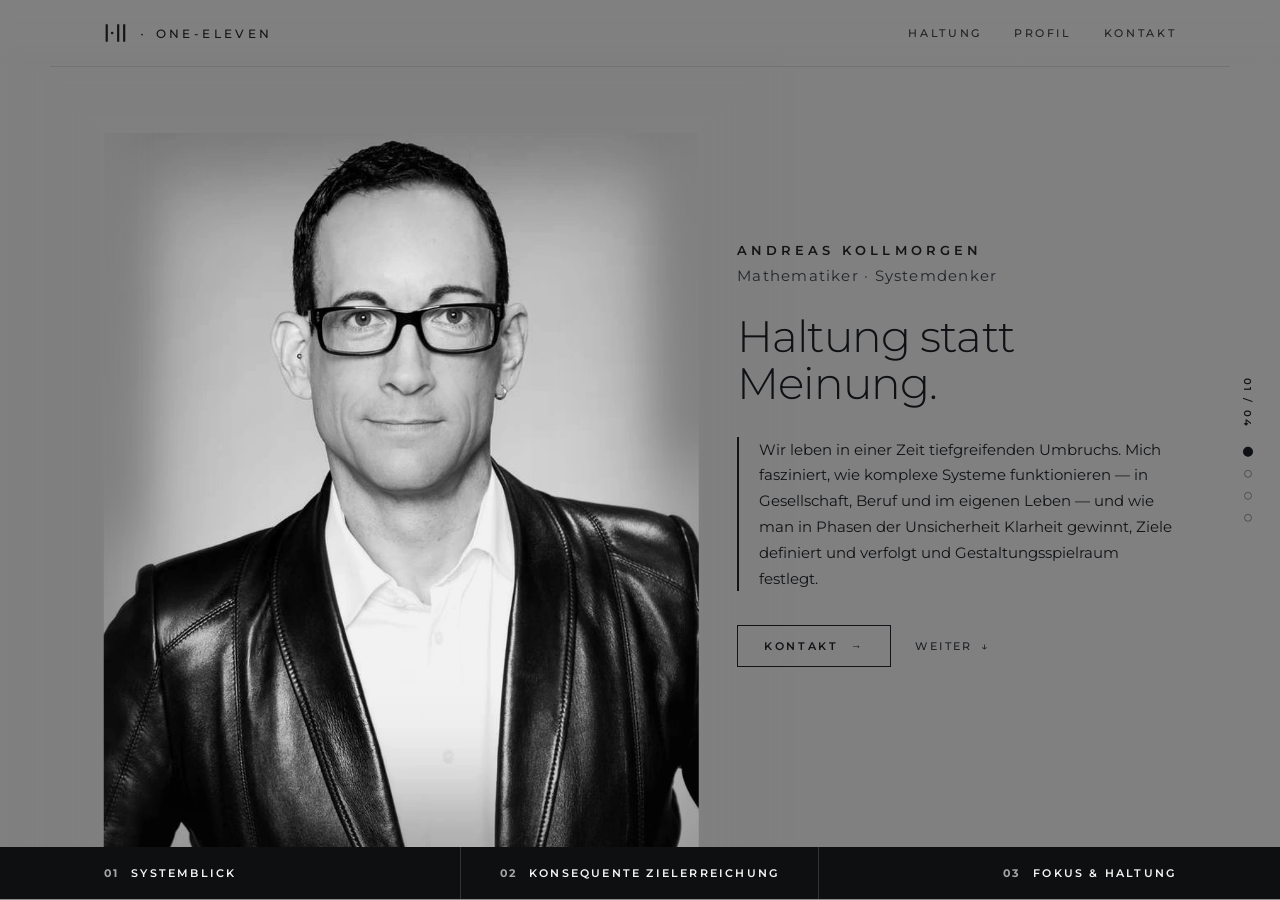
<file: index.html>
<!DOCTYPE html>
<html lang="de">
<head>
  <meta charset="utf-8">
  <meta name="viewport" content="width=device-width, initial-scale=1">
  <title>Andreas Kollmorgen · Mathematiker &amp; Systemdenker · ONE-ELEVEN</title>
  <meta name="description" content="Haltung statt Meinung. Andreas Kollmorgen — Mathematiker &amp; Systemdenker. Klarheit, Erfahrung und Verantwortung in Zeiten tiefgreifenden Umbruchs.">
  <meta property="og:title" content="Andreas Kollmorgen · Haltung statt Meinung">
  <meta property="og:description" content="Mathematiker · Systemdenker. In Phasen der Unsicherheit Klarheit gewinnen, Ziele definieren und Gestaltungsspielraum festlegen.">
  <meta property="og:type" content="website">
  <meta property="og:url" content="https://1-11.eu/">
  <meta property="og:image" content="https://1-11.eu/assets/andreas-kollmorgen-og.jpg">
  <meta name="theme-color" content="#0D0F11">
  <link rel="icon" href="./assets/favicon.svg" type="image/svg+xml">
  <link rel="stylesheet" href="./styles.css">
</head>
<body class="theme-hero-light">
  <header class="site-header">
    <div class="site-header__inner">
      <a href="#slide-1" class="brand-lockup" aria-label="ONE-ELEVEN Startseite">
        <svg class="brand-lockup__signet" viewBox="0 0 44 40" fill="none" aria-hidden="true">
          <rect x="3" y="4" width="4" height="32" fill="currentColor"/>
          <circle cx="15" cy="20" r="2.4" fill="currentColor"/>
          <rect x="24" y="4" width="4" height="32" fill="currentColor"/>
          <rect x="35" y="4" width="4" height="32" fill="currentColor"/>
        </svg>
        <span class="brand-lockup__sep" aria-hidden="true">·</span>
        <span class="brand-lockup__name">ONE-ELEVEN</span>
      </a>

      <nav class="site-nav" aria-label="Seitennavigation">
        <a href="#slide-2" data-nav="slide-2">Haltung</a>
        <a href="#slide-3" data-nav="slide-3">Profil</a>
        <a href="#slide-4" data-nav="slide-4">Kontakt</a>
      </nav>
    </div>
  </header>

  <aside class="slide-rail" aria-label="Seiten-Navigation">
    <span class="slide-rail__counter" id="slide-counter">01 / 04</span>
    <button type="button" class="slide-rail__dot is-active" data-target="slide-1" aria-label="Seite 1: Einstieg"></button>
    <button type="button" class="slide-rail__dot" data-target="slide-2" aria-label="Seite 2: Haltung statt Meinung"></button>
    <button type="button" class="slide-rail__dot" data-target="slide-3" aria-label="Seite 3: Was mich ausmacht"></button>
    <button type="button" class="slide-rail__dot" data-target="slide-4" aria-label="Seite 4: Kontakt"></button>
  </aside>

  <main class="deck" id="deck">
    <!-- SEITE 1 · HERO -->
    <section id="slide-1" class="slide slide--hero" data-index="01" aria-labelledby="hero-heading">
      <div class="hero__stage">
        <div class="hero__grid">
          <figure class="hero__media">
            <picture>
              <source srcset="./assets/andreas-kollmorgen-portrait.webp" type="image/webp">
              <img
                src="./assets/andreas-kollmorgen-portrait.png"
                alt="Porträt von Andreas Kollmorgen, Mathematiker und Systemdenker"
                width="1680"
                height="1268"
                decoding="sync"
                fetchpriority="high"
              >
            </picture>
          </figure>

          <div class="hero__content">
            <h1 id="hero-heading" class="hero__name">Andreas Kollmorgen</h1>
            <p class="hero__role">Mathematiker · Systemdenker</p>

            <p class="hero__claim">Haltung statt<br>Meinung.</p>

            <p class="hero__lead">
              Wir leben in einer Zeit tiefgreifenden Umbruchs. Mich fasziniert, wie komplexe Systeme funktionieren — in Gesellschaft, Beruf und im eigenen Leben — und wie man in Phasen der Unsicherheit Klarheit gewinnt, Ziele definiert und verfolgt und Gestaltungsspielraum festlegt.
            </p>

            <div class="hero__actions">
              <a class="btn-primary" href="#slide-4">
                <span>Kontakt</span>
                <span aria-hidden="true">→</span>
              </a>
              <a class="btn-ghost" href="#slide-2">
                <span>Weiter</span>
                <span aria-hidden="true">↓</span>
              </a>
            </div>
          </div>
        </div>
      </div>

      <div class="hero-bar" aria-label="Kernpfeiler">
        <div class="hero-bar__inner">
          <a href="#slide-3" class="hero-bar__item"><span class="hero-bar__num">01</span><span>Systemblick</span></a>
          <a href="#slide-3" class="hero-bar__item"><span class="hero-bar__num">02</span><span>Konsequente Zielerreichung</span></a>
          <a href="#slide-3" class="hero-bar__item"><span class="hero-bar__num">03</span><span>Fokus &amp; Haltung</span></a>
        </div>
      </div>
    </section>

    <!-- SEITE 2 · HALTUNG STATT MEINUNG -->
    <section id="slide-2" class="slide slide--haltung" data-index="02" aria-labelledby="haltung-heading">
      <div class="container">
        <p class="slide-kicker">02 / 04 · Haltung statt Meinung</p>
        <h2 id="haltung-heading" class="haltung__heading">
          Haltung statt Meinung — was heißt das für mich?
        </h2>

        <div class="haltung__columns">
          <p class="haltung__lead">
            Jeder hat heute zu allem eine Meinung, aber selten einen Plan. Eine Meinung wechselt oft mit der nächsten Schlagzeile. Für mich bedeutet Haltung das innere Fundament, nach dem man tatsächlich entscheidet und handelt — auch wenn es unübersichtlich wird. Haltung entsteht für mich aus Klarheit, Erfahrung und Verantwortung.
          </p>
          <p class="haltung__secondary">
            Veränderung ist für mich kein Grund zur Schwarzmalerei, sondern eine Chance. Wer sich bewusst positioniert, statt abzuwarten, gewinnt Freiheit und Richtung — im Denken wie im Handeln.
          </p>
        </div>
      </div>
    </section>

    <!-- SEITE 3 · WAS MICH AUSMACHT -->
    <section id="slide-3" class="slide slide--profil" data-index="03" aria-labelledby="profil-heading">
      <div class="container">
        <p class="slide-kicker">03 / 04 · Profil</p>
        <h2 id="profil-heading" class="profil__title">Was mich ausmacht</h2>

        <div class="pillars__grid">
          <article class="pillar">
            <p class="pillar__num">01</p>
            <h3 class="pillar__title">Systemblick als Diplom-Mathematiker</h3>
            <p class="pillar__body">
              Als Diplom-Mathematiker betrachte ich Welt, Gesellschaft und persönliche Entwicklung als komplexes System. Das schärft meinen Blick für Zusammenhänge, Muster und echte Hebel — mehr dazu im <a class="inline-link" href="https://www.youtube.com/watch?v=B0DxD6Vv-Pk" target="_blank" rel="noopener noreferrer">Podcast-Interview „Mindseed“ auf YouTube</a>.
            </p>
          </article>

          <article class="pillar">
            <p class="pillar__num">02</p>
            <h3 class="pillar__title">Konsequente Zielerreichung</h3>
            <p class="pillar__body">
              Ich spreche nicht nur über Ziele, sondern setze sie konsequent um: Bei Gesundheit ist mein Ziel nicht bloß alt zu werden, sondern möglichst lange gesund zu bleiben — mein medizinisches Alter liegt nachweisbar 20 Jahre unter meinem kalendarischen Alter. Und finanziell habe ich mir komplett aus eigenen Mitteln als Angestellter finanzielle Unabhängigkeit aufgebaut.
            </p>
          </article>

          <article class="pillar">
            <p class="pillar__num">03</p>
            <h3 class="pillar__title">Fokus &amp; Haltung in volatilen Zeiten</h3>
            <p class="pillar__body">
              Wo andere Unsicherheit sehen, sehe ich Chancen und Gestaltungsspielraum. Genau diese Haltung lebe ich im beruflichen Alltag wie im Privaten — und habe so jede persönliche Krise am Ende als Chance zum Wachstum verstanden und genutzt.
            </p>
          </article>
        </div>
      </div>
    </section>

    <!-- SEITE 4 · KONTAKT + FOOTER -->
    <section id="slide-4" class="slide slide--kontakt" data-index="04" aria-labelledby="kontakt-heading">
      <div class="kontakt__main">
        <div class="container">
          <div class="kontakt__layout">
            <div>
              <p class="slide-kicker">04 / 04 · Kontakt</p>
              <h2 id="kontakt-heading" class="kontakt__title">Kontakt</h2>
            </div>

            <div>
              <ul class="contact-list">
                <li class="contact-list__item">
                  <span class="contact-list__label">E-Mail</span>
                  <a class="contact-list__value" href="mailto:contact@1-11.eu">contact@1-11.eu</a>
                </li>
                <li class="contact-list__item">
                  <span class="contact-list__label">LinkedIn</span>
                  <a class="contact-list__value" href="https://www.linkedin.com/in/andreas-kollmorgen-18929714/" target="_blank" rel="noopener noreferrer">Andreas Kollmorgen ↗</a>
                </li>
              </ul>
            </div>
          </div>
        </div>
      </div>

      <footer class="site-footer">
        <div class="site-footer__inner">
          <p class="site-footer__copy">ONE-ELEVEN · Andreas Kollmorgen</p>
          <div class="site-footer__links">
            <a href="./impressum.html">Impressum</a>
            <a href="./datenschutz.html">Datenschutz</a>
          </div>
        </div>
      </footer>
    </section>
  </main>

  <script>
    (function () {
      var deck = document.getElementById('deck');
      var slides = Array.prototype.slice.call(document.querySelectorAll('.slide'));
      var dots = Array.prototype.slice.call(document.querySelectorAll('.slide-rail__dot'));
      var navLinks = Array.prototype.slice.call(document.querySelectorAll('.site-nav a'));
      var counter = document.getElementById('slide-counter');
      var currentIdx = 0;

      function setActive(idx) {
        currentIdx = idx;
        var slide = slides[idx];
        if (!slide) return;
        if (counter) counter.textContent = slide.getAttribute('data-index') + ' / 04';
        dots.forEach(function (d, i) { d.classList.toggle('is-active', i === idx); });
        navLinks.forEach(function (a) {
          a.setAttribute('aria-current', a.getAttribute('data-nav') === slide.id ? 'true' : 'false');
        });
        var isHero = slide.id === 'slide-1';
        document.body.classList.toggle('theme-hero-light', isHero);
        var metaTheme = document.querySelector('meta[name="theme-color"]');
        if (metaTheme) metaTheme.setAttribute('content', isHero ? '#808080' : '#0D0F11');
      }

      dots.forEach(function (dot, i) {
        dot.addEventListener('click', function () {
          slides[i].scrollIntoView({ behavior: 'smooth' });
        });
      });

      if (window.location.hash) {
        var target = document.querySelector(window.location.hash);
        var idx = slides.indexOf(target);
        if (idx !== -1) {
          deck.style.scrollBehavior = 'auto';
          deck.scrollTop = target.offsetTop;
          setActive(idx);
          requestAnimationFrame(function () { deck.style.scrollBehavior = ''; });
        }
      }

      if ('IntersectionObserver' in window) {
        var mediaQ = window.matchMedia('(max-width: 960px), (max-height: 670px)');
        var obs;
        function startObserver() {
          if (obs) obs.disconnect();
          obs = new IntersectionObserver(function (entries) {
            entries.forEach(function (entry) {
              if (entry.isIntersecting) {
                var idx = slides.indexOf(entry.target);
                if (idx !== -1) setActive(idx);
              }
            });
          }, { root: mediaQ.matches ? null : deck, threshold: 0.5 });
          slides.forEach(function (s) { obs.observe(s); });
        }
        startObserver();
        if (mediaQ.addEventListener) mediaQ.addEventListener('change', startObserver);
        else if (mediaQ.addListener) mediaQ.addListener(startObserver);
      }

      window.addEventListener('keydown', function (e) {
        if (e.key === 'ArrowDown' || e.key === 'PageDown') {
          if (currentIdx < slides.length - 1) {
            e.preventDefault();
            slides[currentIdx + 1].scrollIntoView({ behavior: 'smooth' });
          }
        } else if (e.key === 'ArrowUp' || e.key === 'PageUp') {
          if (currentIdx > 0) {
            e.preventDefault();
            slides[currentIdx - 1].scrollIntoView({ behavior: 'smooth' });
          }
        }
      });
    })();
  </script>
</body>
</html>
</file>
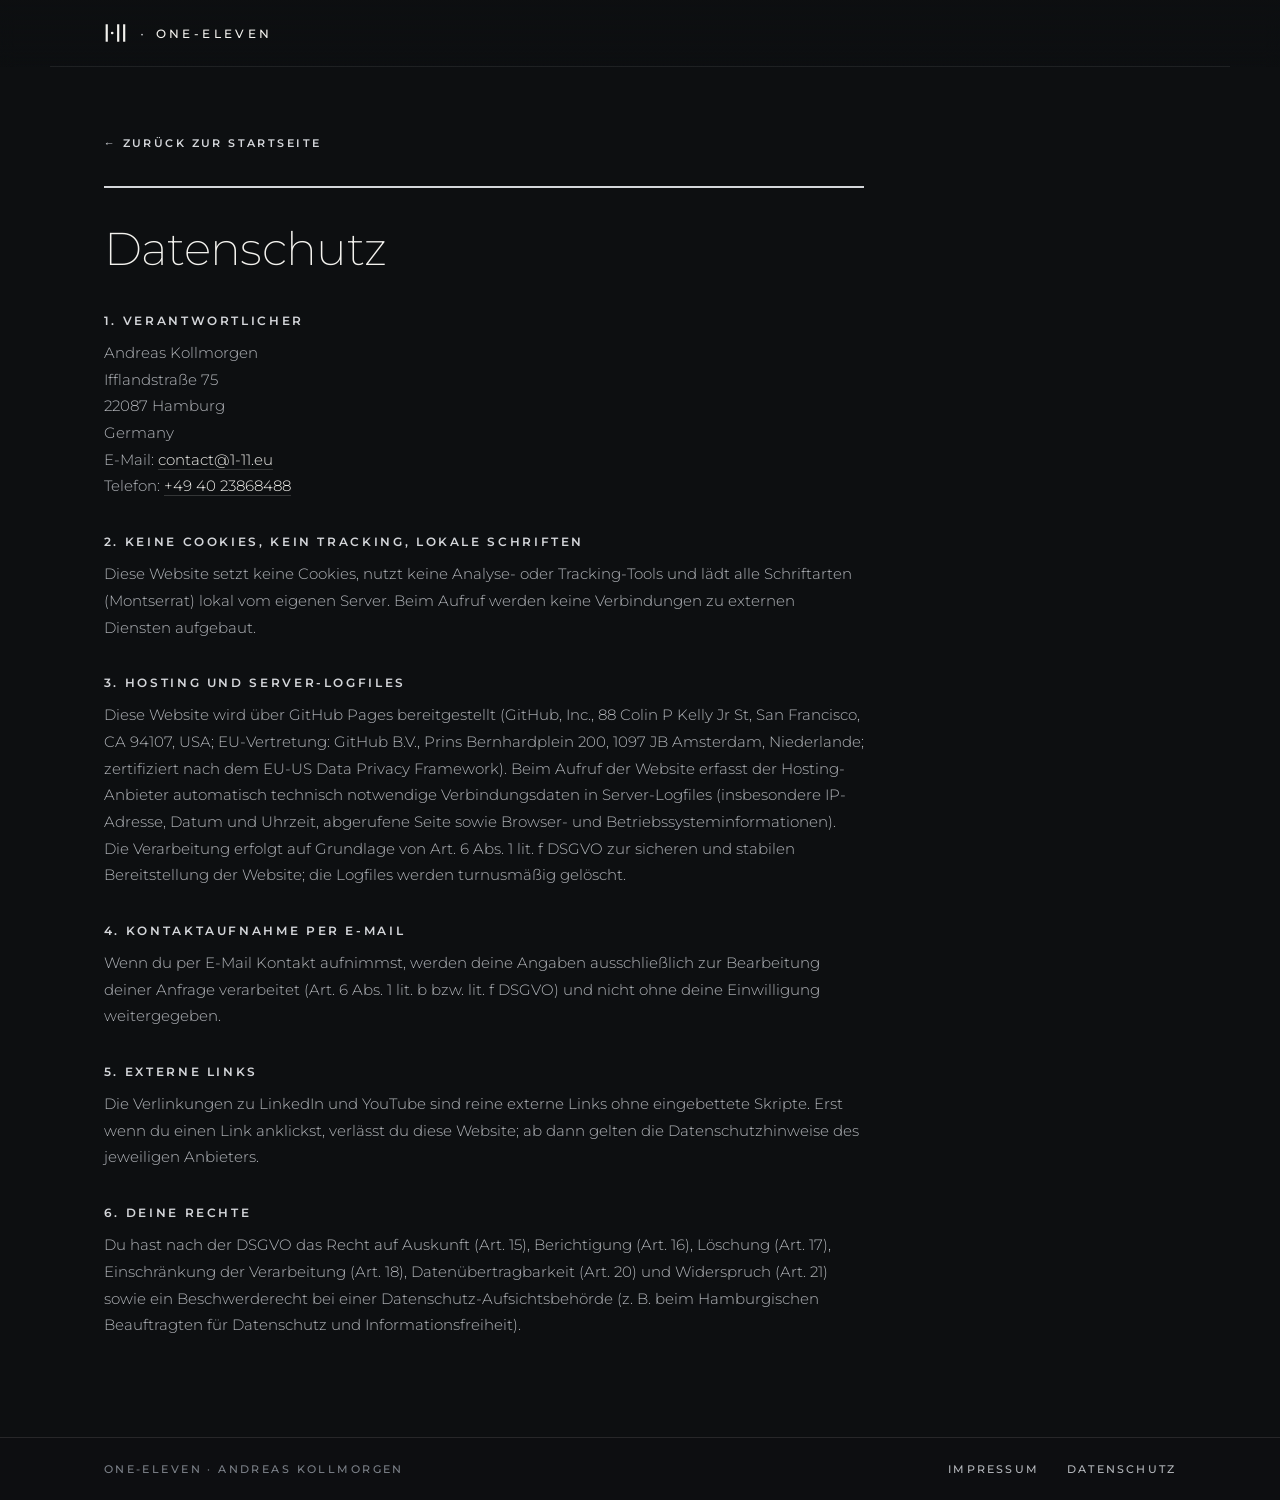
<file: datenschutz.html>
<!DOCTYPE html>
<html lang="de">
<head>
  <meta charset="utf-8">
  <meta name="viewport" content="width=device-width, initial-scale=1">
  <title>Datenschutz · Andreas Kollmorgen · ONE-ELEVEN</title>
  <meta name="robots" content="noindex">
  <meta name="theme-color" content="#0D0F11">
  <link rel="icon" href="./assets/favicon.svg" type="image/svg+xml">
  <link rel="stylesheet" href="./styles.css">
</head>
<body class="legal-page">
  <header class="site-header">
    <div class="site-header__inner">
      <a href="./index.html" class="brand-lockup" aria-label="Zurück zu ONE-ELEVEN">
        <svg class="brand-lockup__signet" viewBox="0 0 44 40" fill="none" aria-hidden="true">
          <rect x="3" y="4" width="4" height="32" fill="currentColor"/>
          <circle cx="15" cy="20" r="2.4" fill="currentColor"/>
          <rect x="24" y="4" width="4" height="32" fill="currentColor"/>
          <rect x="35" y="4" width="4" height="32" fill="currentColor"/>
        </svg>
        <span class="brand-lockup__sep" aria-hidden="true">·</span>
        <span class="brand-lockup__name">ONE-ELEVEN</span>
      </a>
    </div>
  </header>

  <main class="legal-main">
    <div class="container">
      <a class="back-link" href="./index.html">← Zurück zur Startseite</a>
      <div class="legal-card">
        <h1>Datenschutz</h1>

        <h2>1. Verantwortlicher</h2>
        <p>Andreas Kollmorgen<br>Ifflandstraße 75<br>22087 Hamburg<br>Germany<br>E-Mail: <a href="mailto:contact@1-11.eu">contact@1-11.eu</a><br>Telefon: <a href="tel:+494023868488">+49 40 23868488</a></p>

        <h2>2. Keine Cookies, kein Tracking, lokale Schriften</h2>
        <p>Diese Website setzt keine Cookies, nutzt keine Analyse- oder Tracking-Tools und lädt alle Schriftarten (Montserrat) lokal vom eigenen Server. Beim Aufruf werden keine Verbindungen zu externen Diensten aufgebaut.</p>

        <h2>3. Hosting und Server-Logfiles</h2>
        <p>Diese Website wird über GitHub Pages bereitgestellt (GitHub, Inc., 88 Colin P Kelly Jr St, San Francisco, CA 94107, USA; EU-Vertretung: GitHub B.V., Prins Bernhardplein 200, 1097 JB Amsterdam, Niederlande; zertifiziert nach dem EU-US Data Privacy Framework). Beim Aufruf der Website erfasst der Hosting-Anbieter automatisch technisch notwendige Verbindungsdaten in Server-Logfiles (insbesondere IP-Adresse, Datum und Uhrzeit, abgerufene Seite sowie Browser- und Betriebssysteminformationen). Die Verarbeitung erfolgt auf Grundlage von Art. 6 Abs. 1 lit. f DSGVO zur sicheren und stabilen Bereitstellung der Website; die Logfiles werden turnusmäßig gelöscht.</p>

        <h2>4. Kontaktaufnahme per E-Mail</h2>
        <p>Wenn du per E-Mail Kontakt aufnimmst, werden deine Angaben ausschließlich zur Bearbeitung deiner Anfrage verarbeitet (Art. 6 Abs. 1 lit. b bzw. lit. f DSGVO) und nicht ohne deine Einwilligung weitergegeben.</p>

        <h2>5. Externe Links</h2>
        <p>Die Verlinkungen zu LinkedIn und YouTube sind reine externe Links ohne eingebettete Skripte. Erst wenn du einen Link anklickst, verlässt du diese Website; ab dann gelten die Datenschutzhinweise des jeweiligen Anbieters.</p>

        <h2>6. Deine Rechte</h2>
        <p>Du hast nach der DSGVO das Recht auf Auskunft (Art. 15), Berichtigung (Art. 16), Löschung (Art. 17), Einschränkung der Verarbeitung (Art. 18), Datenübertragbarkeit (Art. 20) und Widerspruch (Art. 21) sowie ein Beschwerderecht bei einer Datenschutz-Aufsichtsbehörde (z. B. beim Hamburgischen Beauftragten für Datenschutz und Informationsfreiheit).</p>
      </div>
    </div>
  </main>

  <footer class="site-footer">
    <div class="site-footer__inner">
      <p class="site-footer__copy">ONE-ELEVEN · Andreas Kollmorgen</p>
      <div class="site-footer__links">
        <a href="./impressum.html">Impressum</a>
        <a href="./datenschutz.html">Datenschutz</a>
      </div>
    </div>
  </footer>
</body>
</html>
</file>
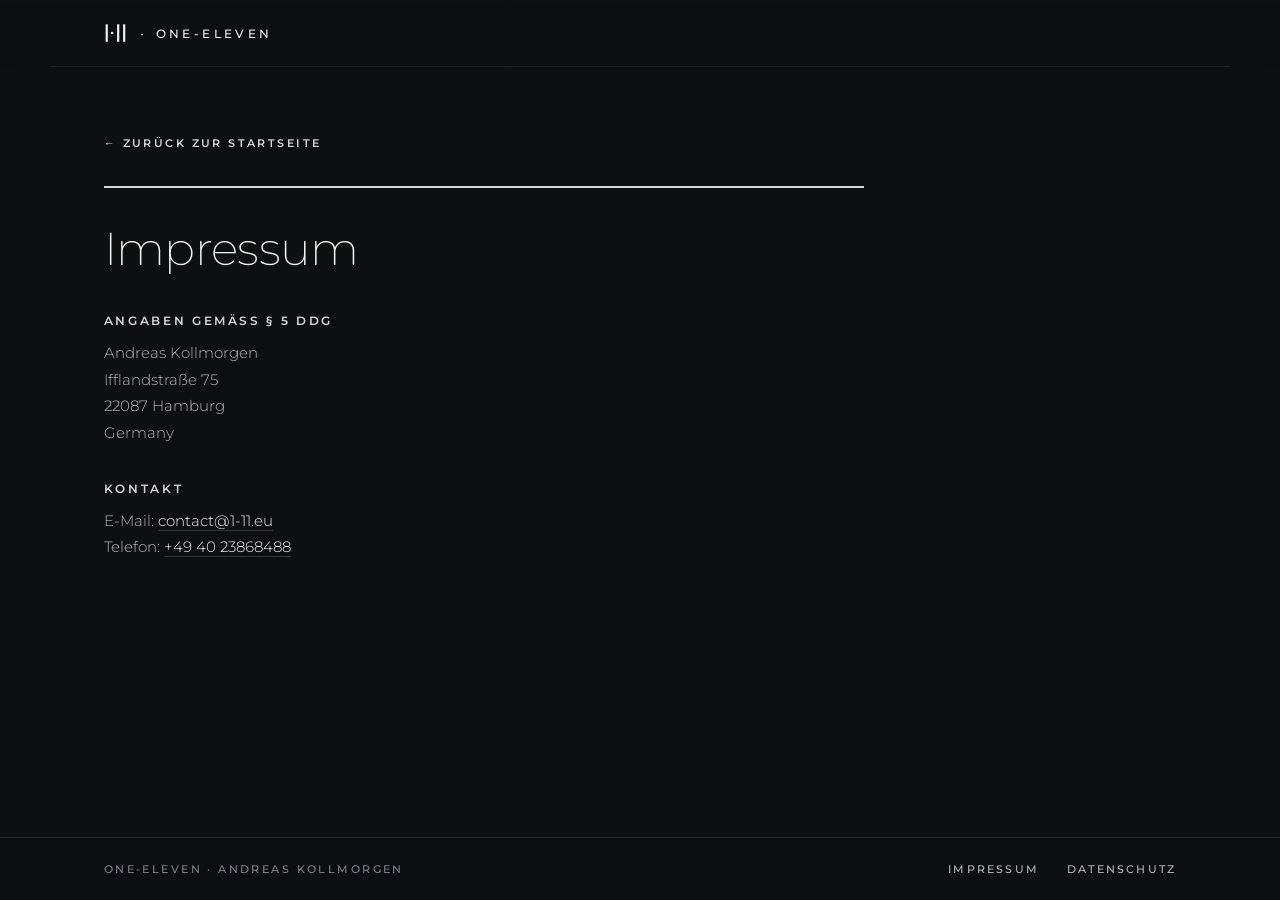
<file: impressum.html>
<!DOCTYPE html>
<html lang="de">
<head>
  <meta charset="utf-8">
  <meta name="viewport" content="width=device-width, initial-scale=1">
  <title>Impressum · Andreas Kollmorgen · ONE-ELEVEN</title>
  <meta name="robots" content="noindex">
  <meta name="theme-color" content="#0D0F11">
  <link rel="icon" href="./assets/favicon.svg" type="image/svg+xml">
  <link rel="stylesheet" href="./styles.css">
</head>
<body class="legal-page">
  <header class="site-header">
    <div class="site-header__inner">
      <a href="./index.html" class="brand-lockup" aria-label="Zurück zu ONE-ELEVEN">
        <svg class="brand-lockup__signet" viewBox="0 0 44 40" fill="none" aria-hidden="true">
          <rect x="3" y="4" width="4" height="32" fill="currentColor"/>
          <circle cx="15" cy="20" r="2.4" fill="currentColor"/>
          <rect x="24" y="4" width="4" height="32" fill="currentColor"/>
          <rect x="35" y="4" width="4" height="32" fill="currentColor"/>
        </svg>
        <span class="brand-lockup__sep" aria-hidden="true">·</span>
        <span class="brand-lockup__name">ONE-ELEVEN</span>
      </a>
    </div>
  </header>

  <main class="legal-main">
    <div class="container">
      <a class="back-link" href="./index.html">← Zurück zur Startseite</a>
      <div class="legal-card">
        <h1>Impressum</h1>

        <h2>Angaben gemäß § 5 DDG</h2>
        <p>Andreas Kollmorgen<br>Ifflandstraße 75<br>22087 Hamburg<br>Germany</p>

        <h2>Kontakt</h2>
        <p>E-Mail: <a href="mailto:contact@1-11.eu">contact@1-11.eu</a><br>Telefon: <a href="tel:+494023868488">+49 40 23868488</a></p>
      </div>
    </div>
  </main>

  <footer class="site-footer">
    <div class="site-footer__inner">
      <p class="site-footer__copy">ONE-ELEVEN · Andreas Kollmorgen</p>
      <div class="site-footer__links">
        <a href="./impressum.html">Impressum</a>
        <a href="./datenschutz.html">Datenschutz</a>
      </div>
    </div>
  </footer>
</body>
</html>
</file>
<file: styles.css>
@import url("./fonts.css");

:root {
  --bg: #0d0f11;
  --bg-elev: #14171b;
  --ink: #f3f2ee;
  --ink-muted: #b4b7bc;
  --ink-dim: #7b8088;
  --ink-dark: #141414;
  --ink-dark-muted: #222222;
  --studio: #808080;
  --silver: #d4d6da;
  --silver-muted: #8e939b;
  --silver-soft: rgba(255, 255, 255, 0.16);
  --line: rgba(243, 242, 238, 0.11);
  --line-strong: rgba(243, 242, 238, 0.22);
  --font: "Montserrat", -apple-system, BlinkMacSystemFont, "Segoe UI", sans-serif;
  --max-w: 1180px;
  --hero-max: clamp(1180px, 76vw, 1880px);
  --gutter: clamp(24px, 4.2vw, 64px);
  /* Extended studio portrait geometry (original #10 is 840×1008 at this offset) */
  --portrait-src-w: 840;
  --portrait-src-h: 1008;
  --portrait-canvas-w: 1680;
  --portrait-canvas-h: 1268;
  --portrait-ox: 320;
  --portrait-oy: 260;
}

*, *::before, *::after { box-sizing: border-box; }

html, body {
  margin: 0;
  padding: 0;
  background: var(--bg);
  color: var(--ink);
  font-family: var(--font);
  -webkit-font-smoothing: antialiased;
  -moz-osx-font-smoothing: grayscale;
}

a { color: inherit; text-decoration: none; }

/* Fixed top header */
.site-header {
  position: fixed;
  top: 0;
  left: 0;
  right: 0;
  z-index: 40;
  background: linear-gradient(180deg, rgba(13, 15, 17, 0.92) 0%, rgba(13, 15, 17, 0.55) 75%, rgba(13, 15, 17, 0) 100%);
  backdrop-filter: blur(8px);
  -webkit-backdrop-filter: blur(8px);
}

.site-header__inner {
  max-width: var(--hero-max);
  margin: 0 auto;
  padding: 22px var(--gutter);
  display: flex;
  align-items: center;
  justify-content: space-between;
  border-bottom: 1px solid rgba(243, 242, 238, 0.08);
}

.brand-lockup {
  display: inline-flex;
  align-items: center;
  gap: 12px;
  color: var(--ink);
}

.brand-lockup__signet {
  width: 24px;
  height: 22px;
  display: block;
}

.brand-lockup__sep {
  color: var(--silver);
  font-weight: 400;
}

.brand-lockup__name {
  font-size: 12px;
  font-weight: 500;
  letter-spacing: 0.28em;
  text-transform: uppercase;
  color: var(--ink);
}

.site-nav {
  display: flex;
  align-items: center;
  gap: 32px;
}

.site-nav a {
  font-size: 11px;
  font-weight: 500;
  letter-spacing: 0.24em;
  text-transform: uppercase;
  color: var(--ink-muted);
  transition: color 0.2s ease;
}

.site-nav a:hover,
.site-nav a[aria-current="true"] {
  color: var(--silver);
}

/* Fixed right-side slide indicator */
.slide-rail {
  position: fixed;
  right: 26px;
  top: 50%;
  transform: translateY(-50%);
  z-index: 35;
  display: flex;
  flex-direction: column;
  align-items: center;
  gap: 14px;
}

.slide-rail__counter {
  font-size: 10px;
  font-weight: 600;
  letter-spacing: 0.22em;
  color: var(--silver);
  writing-mode: vertical-rl;
  text-orientation: mixed;
  margin-bottom: 6px;
}

.slide-rail__dot {
  width: 8px;
  height: 8px;
  border-radius: 50%;
  border: 1px solid rgba(243, 242, 238, 0.35);
  background: transparent;
  padding: 0;
  cursor: pointer;
  transition: all 0.25s ease;
}

.slide-rail__dot:hover {
  border-color: var(--silver);
}

.slide-rail__dot.is-active {
  background: var(--silver);
  border-color: var(--silver);
  transform: scale(1.25);
}


/* Slide 1 is a light studio-gray opening: invert the fixed chrome for contrast.
   body.theme-hero-light is toggled via IntersectionObserver. */
body.theme-hero-light .site-header {
  background: linear-gradient(180deg, rgba(128, 128, 128, 0.94) 0%, rgba(128, 128, 128, 0.58) 75%, rgba(128, 128, 128, 0) 100%);
}

body.theme-hero-light .site-header__inner {
  border-bottom-color: rgba(20, 20, 20, 0.12);
}

body.theme-hero-light .brand-lockup,
body.theme-hero-light .brand-lockup__name,
body.theme-hero-light .brand-lockup__sep {
  color: var(--ink-dark);
}

body.theme-hero-light .site-nav a {
  color: var(--ink-dark-muted);
}

body.theme-hero-light .site-nav a:hover,
body.theme-hero-light .site-nav a[aria-current="true"] {
  color: var(--ink-dark);
}

body.theme-hero-light .slide-rail__counter {
  color: var(--ink-dark);
}

body.theme-hero-light .slide-rail__dot {
  border-color: rgba(20, 20, 20, 0.42);
}

body.theme-hero-light .slide-rail__dot:hover {
  border-color: var(--ink-dark);
}

body.theme-hero-light .slide-rail__dot.is-active {
  background: #0E1013;
  border-color: #0E1013;
}

/* Full-screen Scroll-Snap Deck */
.deck {
  height: 100vh;
  height: 100dvh;
  overflow-y: auto;
  scroll-snap-type: y mandatory;
  scroll-behavior: smooth;
}

.slide {
  position: relative;
  min-height: 100vh;
  min-height: 100dvh;
  scroll-snap-align: start;
  scroll-snap-stop: always;
  display: flex;
  flex-direction: column;
  justify-content: center;
  overflow: hidden;
  border-bottom: 1px solid var(--line);
}

.container {
  width: 100%;
  max-width: var(--max-w);
  margin: 0 auto;
  padding: 0 var(--gutter);
}

/* =========================================================
   SLIDE 1 · HERO (studio-gray opening, seamless portrait #10)
   ========================================================= */
.slide--hero {
  justify-content: flex-end;
  padding-top: 78px;
  background: var(--studio);
  color: var(--ink-dark);
}

.hero__stage {
  flex: 1 1 auto;
  display: flex;
  align-items: stretch;
  width: 100%;
  max-width: var(--hero-max);
  margin: 0 auto;
  padding: 0 var(--gutter);
  overflow: visible;
}

.hero__grid {
  width: 100%;
  display: grid;
  grid-template-columns: auto minmax(0, 1fr);
  gap: clamp(28px, 3vw, 52px);
  align-items: center;
  overflow: visible;
}

/* Person-frame: the original 840×1008 photograph sits here.
   The extended studio backdrop bleeds out of this box (overflow: visible)
   and dissolves into the slide's studio gray.
   Only the <img> is offset — never the <picture> wrapper. */
.hero__media {
  --media-h-avail: calc(100svh - 186px);
  --media-w-budget: calc(var(--hero-max) - clamp(28px, 3vw, 52px) - 520px);
  --media-h-from-width: calc(var(--media-w-budget) * 1008 / 840);
  --media-h: clamp(460px, min(var(--media-h-avail), var(--media-h-from-width)), calc(100svh - 160px));
  margin: 0;
  align-self: end;
  position: relative;
  z-index: 1;
  overflow: visible;
  flex: 0 0 auto;
  /* Grows with the viewport: sits on the black bar, modest air under the header.
     No fixed pixel cap — constrained only so the text column stays readable. */
  height: var(--media-h);
  width: calc(var(--media-h) * 840 / 1008);
}

.hero__media picture {
  display: block;
  position: relative;
  width: 100%;
  height: 100%;
  overflow: visible;
}

.hero__media img {
  position: absolute;
  display: block;
  bottom: 0;
  left: calc(-100% * 320 / 840);
  height: calc(100% * 1268 / 1008);
  width: auto;
  max-width: none;
}

.hero__content {
  position: relative;
  z-index: 2;
  padding: 20px 0 36px 0;
  display: flex;
  flex-direction: column;
  justify-content: center;
}

.hero__name {
  margin: 0 0 8px 0;
  font-size: clamp(13px, 1.05vw, 17px);
  font-weight: 600;
  letter-spacing: 0.30em;
  text-transform: uppercase;
  color: var(--ink-dark);
}

.hero__role {
  margin: 0 0 28px 0;
  font-size: clamp(15px, 1.2vw, 20px);
  font-weight: 400;
  letter-spacing: 0.08em;
  color: #23262B;
}

.hero__claim {
  margin: 0 0 30px 0;
  font-size: clamp(36px, 3.4vw, 64px);
  font-weight: 300;
  line-height: 1.08;
  letter-spacing: -0.02em;
  color: #0E1013;
}

.hero__lead {
  margin: 0 0 34px 0;
  max-width: 36em;
  font-size: clamp(15px, 1.15vw, 19px);
  font-weight: 400;
  line-height: 1.72;
  color: #111316;
  border-left: 2px solid #111316;
  padding-left: 20px;
}

.hero__actions {
  display: flex;
  flex-wrap: wrap;
  align-items: center;
  gap: 24px;
}

.btn-primary {
  display: inline-flex;
  align-items: center;
  gap: 12px;
  padding: 13px 26px;
  border: 1px solid var(--silver);
  background: rgba(255, 255, 255, 0.06);
  color: var(--ink);
  font-size: 11px;
  font-weight: 600;
  letter-spacing: 0.24em;
  text-transform: uppercase;
  transition: all 0.22s ease;
}

.slide--hero .btn-primary {
  background: transparent;
  border-color: #111316;
  color: #111316;
}

.btn-primary:hover,
.slide--hero .btn-primary:hover {
  background: #0D0F11;
  border-color: #0D0F11;
  color: #F4F4F2;
}

.btn-ghost {
  display: inline-flex;
  align-items: center;
  gap: 8px;
  font-size: 11px;
  font-weight: 500;
  letter-spacing: 0.22em;
  text-transform: uppercase;
  color: var(--ink-dim);
  transition: color 0.2s ease;
}

.slide--hero .btn-ghost {
  color: #1E2126;
}

.btn-ghost:hover,
.slide--hero .btn-ghost:hover {
  color: #0E1013;
}

/* Signature bottom architectural bar on Slide 1: deep black, white type */
.hero-bar {
  width: 100%;
  background: #0D0F11;
  color: #F4F4F2;
  position: relative;
  z-index: 10;
}

.hero-bar__inner {
  max-width: var(--hero-max);
  margin: 0 auto;
  padding: 0 var(--gutter);
  display: grid;
  grid-template-columns: repeat(3, 1fr);
}

.hero-bar__item {
  display: flex;
  align-items: center;
  justify-content: center;
  gap: 12px;
  padding: 19px 16px;
  font-size: 11px;
  font-weight: 600;
  letter-spacing: 0.20em;
  text-transform: uppercase;
  color: #F4F4F2;
  border-right: 1px solid rgba(244, 244, 242, 0.16);
  transition: background 0.2s ease;
}

.hero-bar__item:first-child {
  justify-content: flex-start;
  padding-left: 0;
}

.hero-bar__item:last-child {
  justify-content: flex-end;
  padding-right: 0;
  border-right: none;
}

.hero-bar__item:hover {
  background: rgba(244, 244, 242, 0.08);
}

.hero-bar__num {
  font-weight: 700;
  opacity: 0.65;
}

/* =========================================================
   SLIDE 2 · HALTUNG STATT MEINUNG
   ========================================================= */
.slide--haltung {
  background:
    radial-gradient(ellipse 60% 50% at 80% 50%, rgba(255, 255, 255, 0.04) 0%, rgba(13, 15, 17, 0) 70%),
    #101316;
  padding: 110px 0 80px;
}

.slide-kicker {
  display: inline-flex;
  align-items: center;
  gap: 14px;
  margin: 0 0 24px 0;
  font-size: 11px;
  font-weight: 600;
  letter-spacing: 0.26em;
  text-transform: uppercase;
  color: var(--silver);
}

.slide-kicker::before {
  content: "";
  display: inline-block;
  width: 28px;
  height: 1px;
  background: var(--silver);
}

.haltung__heading {
  margin: 0 0 48px 0;
  max-width: 880px;
  font-size: clamp(32px, 3.8vw, 54px);
  font-weight: 200;
  line-height: 1.14;
  letter-spacing: -0.015em;
  color: var(--ink);
}

.haltung__columns {
  display: grid;
  grid-template-columns: 1.15fr 0.85fr;
  gap: clamp(32px, 5vw, 76px);
  padding-top: 40px;
  border-top: 1px solid var(--line);
}

.haltung__lead {
  margin: 0;
  font-size: clamp(19px, 1.8vw, 24px);
  font-weight: 300;
  line-height: 1.62;
  color: var(--ink);
}

.haltung__secondary {
  margin: 0;
  font-size: clamp(15px, 1.25vw, 17px);
  font-weight: 300;
  line-height: 1.78;
  color: var(--ink-muted);
  border-left: 2px solid var(--silver);
  padding-left: 24px;
  align-self: start;
}

/* =========================================================
   SLIDE 3 · WAS MICH AUSMACHT
   ========================================================= */
.slide--profil {
  background: var(--bg);
  padding: 110px 0 80px;
}

.profil__title {
  margin: 0 0 54px 0;
  font-size: clamp(32px, 3.6vw, 50px);
  font-weight: 200;
  line-height: 1.12;
  letter-spacing: -0.015em;
  color: var(--ink);
}

.pillars__grid {
  display: grid;
  grid-template-columns: repeat(3, 1fr);
  gap: clamp(24px, 3vw, 44px);
}

.pillar {
  padding: 32px 0 0 0;
  border-top: 2px solid var(--silver);
  display: flex;
  flex-direction: column;
}

.pillar__num {
  margin: 0 0 18px 0;
  font-size: 13px;
  font-weight: 700;
  letter-spacing: 0.24em;
  color: var(--silver);
}

.pillar__title {
  margin: 0 0 18px 0;
  font-size: clamp(18px, 1.55vw, 21px);
  font-weight: 600;
  line-height: 1.32;
  color: var(--ink);
}

.pillar__body {
  margin: 0;
  font-size: 15px;
  font-weight: 300;
  line-height: 1.75;
  color: var(--ink-muted);
}

.inline-link {
  color: var(--ink);
  border-bottom: 1px solid var(--silver);
  padding-bottom: 1px;
  transition: color 0.2s ease, border-color 0.2s ease;
}

.inline-link:hover {
  color: var(--silver);
}

/* =========================================================
   SLIDE 4 · KONTAKT + FOOTER
   ========================================================= */
.slide--kontakt {
  background:
    radial-gradient(ellipse 50% 55% at 20% 60%, rgba(255, 255, 255, 0.04) 0%, rgba(13, 15, 17, 0) 70%),
    #101316;
  padding-top: 110px;
  justify-content: space-between;
}

.kontakt__main {
  flex: 1 1 auto;
  display: flex;
  align-items: center;
}

.kontakt__layout {
  width: 100%;
  display: grid;
  grid-template-columns: 0.9fr 1.1fr;
  gap: clamp(32px, 5vw, 80px);
  align-items: center;
}

.kontakt__title {
  margin: 0 0 16px 0;
  font-size: clamp(38px, 4.4vw, 62px);
  font-weight: 200;
  line-height: 1.06;
  letter-spacing: -0.02em;
}

.kontakt__sub {
  margin: 0;
  font-size: 15px;
  font-weight: 300;
  line-height: 1.7;
  color: var(--ink-muted);
  max-width: 360px;
}

.contact-list {
  list-style: none;
  margin: 0;
  padding: 0;
  border-top: 1px solid var(--line-strong);
}

.contact-list__item {
  display: flex;
  align-items: baseline;
  justify-content: space-between;
  gap: 24px;
  padding: 28px 0;
  border-bottom: 1px solid var(--line);
}

.contact-list__label {
  font-size: 11px;
  font-weight: 600;
  letter-spacing: 0.24em;
  text-transform: uppercase;
  color: var(--silver);
}

.contact-list__value {
  font-size: clamp(19px, 1.9vw, 25px);
  font-weight: 300;
  color: var(--ink);
  transition: color 0.2s ease;
}

.contact-list__value:hover {
  color: var(--silver);
}

/* Footer */
.site-footer {
  width: 100%;
  border-top: 1px solid var(--line);
  background: rgba(13, 15, 17, 0.72);
}

.site-footer__inner {
  max-width: var(--max-w);
  margin: 0 auto;
  padding: 24px var(--gutter);
  display: flex;
  align-items: center;
  justify-content: space-between;
  gap: 20px;
}

.site-footer__copy {
  margin: 0;
  font-size: 11px;
  font-weight: 500;
  letter-spacing: 0.22em;
  text-transform: uppercase;
  color: var(--ink-dim);
}

.site-footer__links {
  display: flex;
  gap: 28px;
}

.site-footer__links a {
  font-size: 11px;
  font-weight: 500;
  letter-spacing: 0.20em;
  text-transform: uppercase;
  color: var(--ink-muted);
  transition: color 0.2s ease;
}

.site-footer__links a:hover {
  color: var(--silver);
}

/* =========================================================
   LEGAL PAGES (Impressum / Datenschutz)
   ========================================================= */
.legal-page {
  min-height: 100vh;
  display: flex;
  flex-direction: column;
  background: var(--bg);
}

.legal-main {
  flex: 1 1 auto;
  padding: 132px 0 84px;
}

.back-link {
  display: inline-block;
  margin-bottom: 36px;
  font-size: 11px;
  font-weight: 600;
  letter-spacing: 0.22em;
  text-transform: uppercase;
  color: var(--silver);
}

.back-link:hover {
  color: var(--ink);
}

.legal-card {
  max-width: 760px;
  padding-top: 32px;
  border-top: 2px solid var(--silver);
}

.legal-card h1 {
  margin: 0 0 36px 0;
  font-size: clamp(32px, 3.6vw, 48px);
  font-weight: 200;
  letter-spacing: -0.015em;
}

.legal-card h2 {
  margin: 34px 0 12px 0;
  font-size: 12px;
  font-weight: 600;
  letter-spacing: 0.22em;
  text-transform: uppercase;
  color: var(--silver);
}

.legal-card p {
  margin: 0 0 14px 0;
  font-size: 15px;
  font-weight: 300;
  line-height: 1.78;
  color: var(--ink-muted);
}

.legal-card a {
  color: var(--ink);
  border-bottom: 1px solid var(--silver-soft);
}

.legal-card a:hover {
  color: var(--silver);
}

/* =========================================================
   RESPONSIVE (Mobile & Short Screens — never clips!)
   ========================================================= */
@media (max-width: 960px), (max-height: 670px) {
  .deck {
    height: auto;
    overflow-y: visible;
    scroll-snap-type: y proximity;
  }

  .slide {
    min-height: auto;
    scroll-snap-stop: normal;
  }

  .slide-rail {
    display: none;
  }

  .slide--hero {
    padding-top: 86px;
    overflow: hidden;
  }

  .hero__grid {
    grid-template-columns: 1fr;
    gap: 28px;
  }

  .hero__media {
    --media-h: min(440px, calc(78vw * 1008 / 840));
    height: var(--media-h);
    max-height: 440px;
    width: calc(var(--media-h) * 840 / 1008);
    max-width: 100%;
    margin: 0 auto;
    order: 1;
  }

  .hero__content {
    order: 2;
    padding: 0 0 36px 0;
  }

  .hero-bar__inner {
    grid-template-columns: 1fr;
  }

  .hero-bar__item,
  .hero-bar__item:first-child,
  .hero-bar__item:last-child {
    justify-content: flex-start;
    padding: 14px 0;
    border-right: none;
    border-bottom: 1px solid rgba(244, 244, 242, 0.16);
  }

  .hero-bar__item:last-child {
    border-bottom: none;
  }

  .slide--haltung,
  .slide--profil {
    padding: 76px 0;
  }

  .haltung__columns,
  .pillars__grid,
  .kontakt__layout {
    grid-template-columns: 1fr;
    gap: 32px;
  }

  .slide--kontakt {
    padding-top: 76px;
  }

  .kontakt__main {
    padding-bottom: 64px;
  }

  .site-nav {
    gap: 18px;
  }

  .site-footer__inner {
    flex-direction: column;
    align-items: flex-start;
  }
}

@media (max-width: 520px) {
  .site-nav {
    display: none;
  }

  .contact-list__item {
    flex-direction: column;
    gap: 8px;
  }
}
</file>
